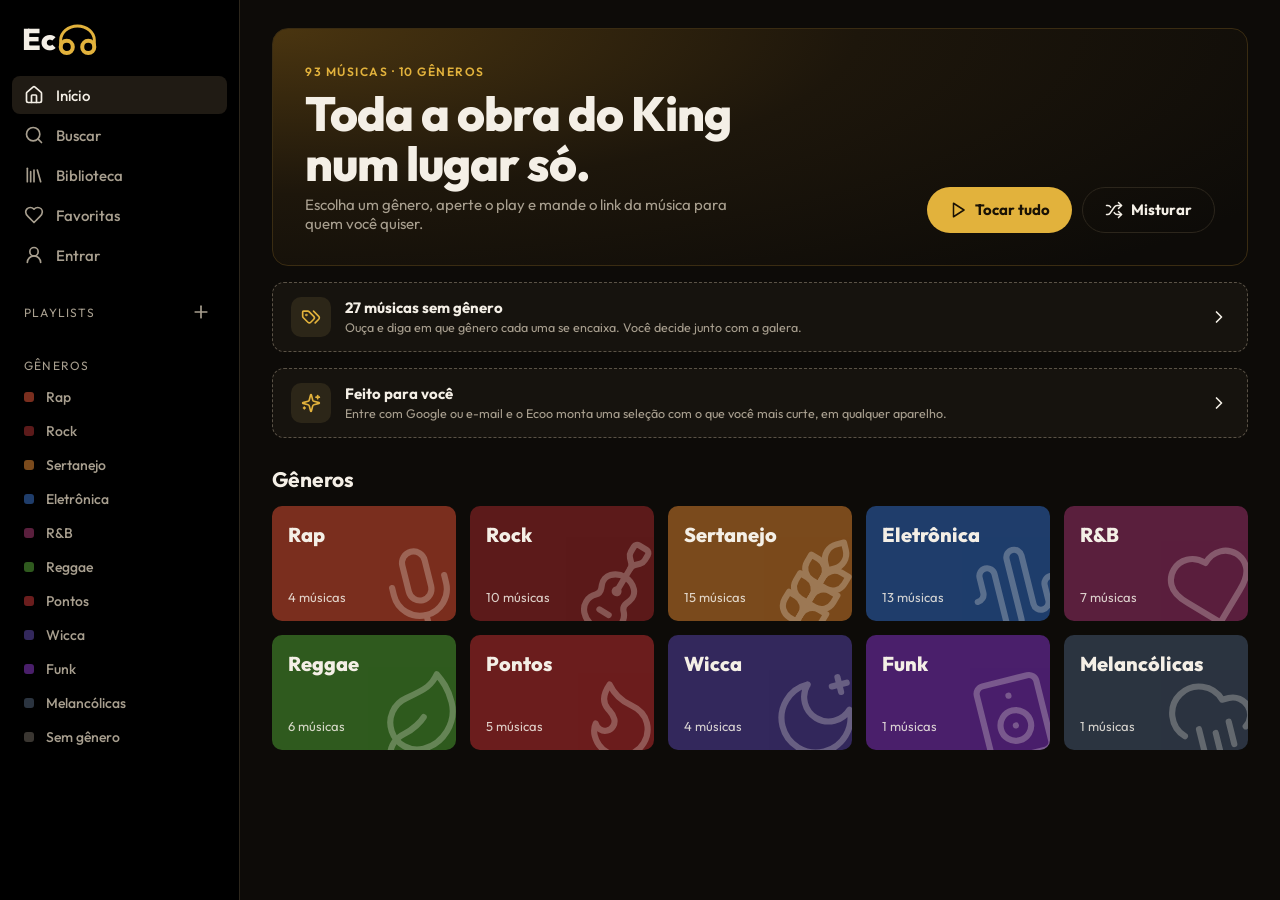
<file: index.html>
<!doctype html>
<html lang="pt-BR">
<head>
<meta charset="utf-8">
<meta name="viewport" content="width=device-width, initial-scale=1, viewport-fit=cover">
<title>Ecoo</title>
<script>
// modo TV: ?tv=1 liga (fica lembrado), ?tv=0 desliga; TVs conhecidas ligam sozinhas
(function () {
  var q = new URLSearchParams(location.search).get('tv'), tv = false;
  try { if (q === '1') localStorage.setItem('trono.tv', '1'); if (q === '0') localStorage.removeItem('trono.tv'); tv = localStorage.getItem('trono.tv') === '1'; } catch (e) {}
  if (q === null && /Android TV|GoogleTV|AFT[A-Z]|SmartTV|SMART-TV|BRAVIA|NETTV|Philips|TPM\d|; TV\)|Tizen|Web0S/i.test(navigator.userAgent)) tv = true;
  if (tv) document.documentElement.classList.add('tv');
})();
</script>
<meta name="description" content="As músicas do King, separadas por gênero, para ouvir e compartilhar.">
<meta name="theme-color" content="#0d0b08">
<!-- previa do link no WhatsApp, Instagram e redes -->
<meta property="og:type" content="website">
<meta property="og:site_name" content="Ecoo">
<meta property="og:title" content="Ecoo · as músicas do King">
<meta property="og:description" content="Ouça por gênero, monte suas playlists e mande para os amigos.">
<meta property="og:url" content="https://firstking1995.github.io/ecoo/">
<meta property="og:image" content="https://firstking1995.github.io/ecoo/og.jpg">
<meta property="og:image:width" content="1200">
<meta property="og:image:height" content="630">
<meta property="og:locale" content="pt_BR">
<meta name="twitter:card" content="summary_large_image">
<link rel="manifest" href="manifest.webmanifest">
<link rel="icon" href="icone.svg" type="image/svg+xml">
<link rel="apple-touch-icon" href="icone-192.png">
<link rel="preconnect" href="https://fonts.googleapis.com">
<link rel="preconnect" href="https://fonts.gstatic.com" crossorigin>
<link href="https://fonts.googleapis.com/css2?family=Outfit:wght@400;500;600;700;800&display=swap" rel="stylesheet">
<link rel="stylesheet" href="estilo.css?v=15">
</head>
<body>
<div class="app">
  <aside class="lateral">
    <a class="marca" aria-label="Ecoo" href="#/">Ec<img class="marca-oo" src="logo-oo.svg" alt="oo"></a>
    <nav class="menu">
      <a href="#/" data-rota="inicio"><i data-lucide="house"></i>Início</a>
      <a href="#/buscar" data-rota="buscar"><i data-lucide="search"></i>Buscar</a>
      <a href="#/biblioteca" data-rota="biblioteca"><i data-lucide="library"></i>Biblioteca</a>
      <a href="#/favoritas" data-rota="favoritas"><i data-lucide="heart"></i>Favoritas</a>
      <a href="#/voce" data-rota="voce"><i data-lucide="user-round"></i><span data-conta-nome>Entrar</span></a>
    </nav>
    <div class="menu-titulo menu-titulo-acao">Playlists<button class="ico" id="novaListaLateral" aria-label="Nova playlist" title="Nova playlist"><i data-lucide="plus"></i></button></div>
    <nav class="menu listas-menu" id="listasMenu"></nav>
    <div class="menu-titulo">Gêneros</div>
    <nav class="menu generos-menu" id="generosMenu"></nav>
  </aside>

  <main class="conteudo" id="conteudo" tabindex="-1"></main>

  <nav class="abas">
    <a href="#/" data-rota="inicio"><i data-lucide="house"></i><span>Início</span></a>
    <a href="#/buscar" data-rota="buscar"><i data-lucide="search"></i><span>Buscar</span></a>
    <a href="#/biblioteca" data-rota="biblioteca"><i data-lucide="library"></i><span>Biblioteca</span></a>
    <a href="#/voce" data-rota="voce"><i data-lucide="user-round"></i><span data-conta-nome>Entrar</span></a>
  </nav>

  <footer class="player" id="player" hidden>
    <button class="p-info" id="pInfo" aria-label="Abrir player">
      <span class="capa p-capa" id="pCapa"></span>
      <span class="p-textos"><strong id="pTitulo"></strong><small id="pArtista"></small></span>
    </button>
    <div class="p-centro">
      <div class="p-botoes">
        <button class="ico" id="bAleatorio" aria-label="Aleatório"><i data-lucide="shuffle"></i></button>
        <button class="ico" id="bAnterior" aria-label="Anterior"><i data-lucide="skip-back"></i></button>
        <button class="ico play" id="bPlay" aria-label="Tocar"><i data-lucide="play"></i></button>
        <button class="ico" id="bProxima" aria-label="Próxima"><i data-lucide="skip-forward"></i></button>
        <button class="ico" id="bRepetir" aria-label="Repetir"><i data-lucide="repeat"></i></button>
      </div>
      <div class="p-barra">
        <span id="tAtual">0:00</span>
        <input type="range" id="progresso" min="0" max="1000" value="0" aria-label="Posição da música">
        <span id="tTotal">0:00</span>
      </div>
    </div>
    <div class="p-direita">
      <button class="ico" id="bGenero" aria-label="Votar no gênero" title="Votar no gênero" hidden><i data-lucide="tag"></i></button>
      <button class="ico" id="bFav" aria-label="Favoritar"><i data-lucide="heart"></i></button>
      <button class="ico on" id="bTimer" aria-label="Timer para dormir ligado" hidden><i data-lucide="moon"></i></button>
      <button class="ico" id="bLetra" aria-label="Letra" title="Letra" hidden><i data-lucide="mic-vocal"></i></button>
      <button class="ico" id="bFila" aria-label="Fila" title="Fila"><i data-lucide="list-music"></i></button>
      <button class="ico" id="bMais" aria-label="Mais opções" title="Mais opções"><i data-lucide="ellipsis"></i></button>
      <i data-lucide="volume-2" class="vol-ico"></i>
      <input type="range" id="volume" min="0" max="100" value="90" aria-label="Volume">
    </div>
    <button class="ico p-play-mini" id="bPlayMini" aria-label="Tocar"><i data-lucide="play"></i></button>
    <div class="p-mini-barra"><span id="miniBarra"></span></div>
  </footer>
</div>

<div class="tela-cheia" id="telaCheia" hidden>
  <div class="tc-topo">
    <button class="ico" id="tcFechar" aria-label="Fechar"><i data-lucide="chevron-down"></i></button>
    <span id="tcGenero"></span>
    <button class="ico" id="tcCompartilhar" aria-label="Compartilhar"><i data-lucide="share-2"></i></button>
  </div>
  <div class="capa tc-capa" id="tcCapa"></div>
  <div class="letra-caixa tc-letra" data-letra-caixa></div>
  <div class="tc-linha">
    <div><h2 id="tcTitulo"></h2><p id="tcArtista"></p></div>
    <div class="tc-acoes">
      <button class="ico" id="tcVotar" aria-label="Votar no gênero" hidden><i data-lucide="tag"></i></button>
      <button class="ico on" id="tcTimer" aria-label="Timer para dormir ligado" hidden><i data-lucide="moon"></i></button>
      <button class="ico" id="tcLetra" aria-label="Letra" hidden><i data-lucide="mic-vocal"></i></button>
      <button class="ico" id="tcFav" aria-label="Favoritar"><i data-lucide="heart"></i></button>
      <button class="ico" id="tcMais" aria-label="Mais opções"><i data-lucide="ellipsis"></i></button>
    </div>
  </div>
  <input type="range" id="tcProgresso" min="0" max="1000" value="0" aria-label="Posição da música">
  <div class="tc-tempos"><span id="tcAtual">0:00</span><span id="tcTotal">0:00</span></div>
  <div class="tc-botoes">
    <button class="ico" id="tcAleatorio" aria-label="Aleatório"><i data-lucide="shuffle"></i></button>
    <button class="ico grande" id="tcAnterior" aria-label="Anterior"><i data-lucide="skip-back"></i></button>
    <button class="ico play enorme" id="tcPlay" aria-label="Tocar"><i data-lucide="play"></i></button>
    <button class="ico grande" id="tcProxima" aria-label="Próxima"><i data-lucide="skip-forward"></i></button>
    <button class="ico" id="tcRepetir" aria-label="Repetir"><i data-lucide="repeat"></i></button>
  </div>
</div>

<div class="voto" id="voto" hidden>
  <div class="voto-caixa" role="dialog" aria-modal="true" aria-labelledby="votoTitulo">
    <div class="voto-topo">
      <h3 id="votoTitulo"></h3>
      <button class="ico" id="votoFechar" aria-label="Fechar"><i data-lucide="x"></i></button>
    </div>
    <p id="votoInfo"></p>
    <div class="voto-opcoes" id="votoOpcoes"></div>
    <button class="btn btn-borda" id="votoTirar" hidden><i data-lucide="undo-2"></i>Tirar meu voto</button>
  </div>
</div>

<div class="voto dica" id="dica" hidden>
  <div class="voto-caixa" role="dialog" aria-modal="true" aria-labelledby="dicaTitulo">
    <div class="voto-topo">
      <span class="dica-ico"><i data-lucide="moon"></i></span>
      <button class="ico" id="dicaFechar" aria-label="Fechar"><i data-lucide="x"></i></button>
    </div>
    <h3 id="dicaTitulo"></h3>
    <p id="dicaTexto"></p>
    <div class="acoes">
      <button class="btn btn-ouro" id="dicaContinuar"><i data-lucide="play"></i>Continuar ouvindo</button>
      <button class="btn btn-borda" id="dicaExtra" hidden><i data-lucide="copy"></i><span></span></button>
    </div>
  </div>
</div>

<div class="voto menu-musica" id="menu" hidden>
  <div class="voto-caixa" role="dialog" aria-modal="true" aria-label="Opções da música">
    <div class="voto-topo"><div class="menu-cab" id="menuCab"></div><button class="ico" id="menuFechar" aria-label="Fechar"><i data-lucide="x"></i></button></div>
    <div class="menu-itens" id="menuItens"></div>
  </div>
</div>

<div class="voto" id="campo" hidden>
  <form class="voto-caixa" id="campoForm" role="dialog" aria-modal="true" aria-labelledby="campoTitulo">
    <div class="voto-topo"><h3 id="campoTitulo"></h3><button class="ico" type="button" id="campoFechar" aria-label="Fechar"><i data-lucide="x"></i></button></div>
    <input class="campo-texto" id="campoTexto" maxlength="60" autocomplete="off" placeholder="Nome da playlist">
    <div class="acoes"><button class="btn btn-ouro" id="campoOk" type="submit"><i data-lucide="check"></i><span>Salvar</span></button></div>
  </form>
</div>

<div class="aviso" id="aviso" role="status" aria-live="polite"></div>
<audio id="audio" preload="auto"></audio>
<script src="icones.js?v=15"></script>
<script src="config.js?v=15"></script>
<script src="app.js?v=15"></script>
<script src="biblioteca.js?v=15"></script>
<script src="letra.js?v=15"></script>
<script src="vetores.js?v=15"></script>
<script src="visual.js?v=15"></script>
<script src="mundo.js?v=15"></script>
<script src="tv.js?v=15"></script>
</body>
</html>
</file>
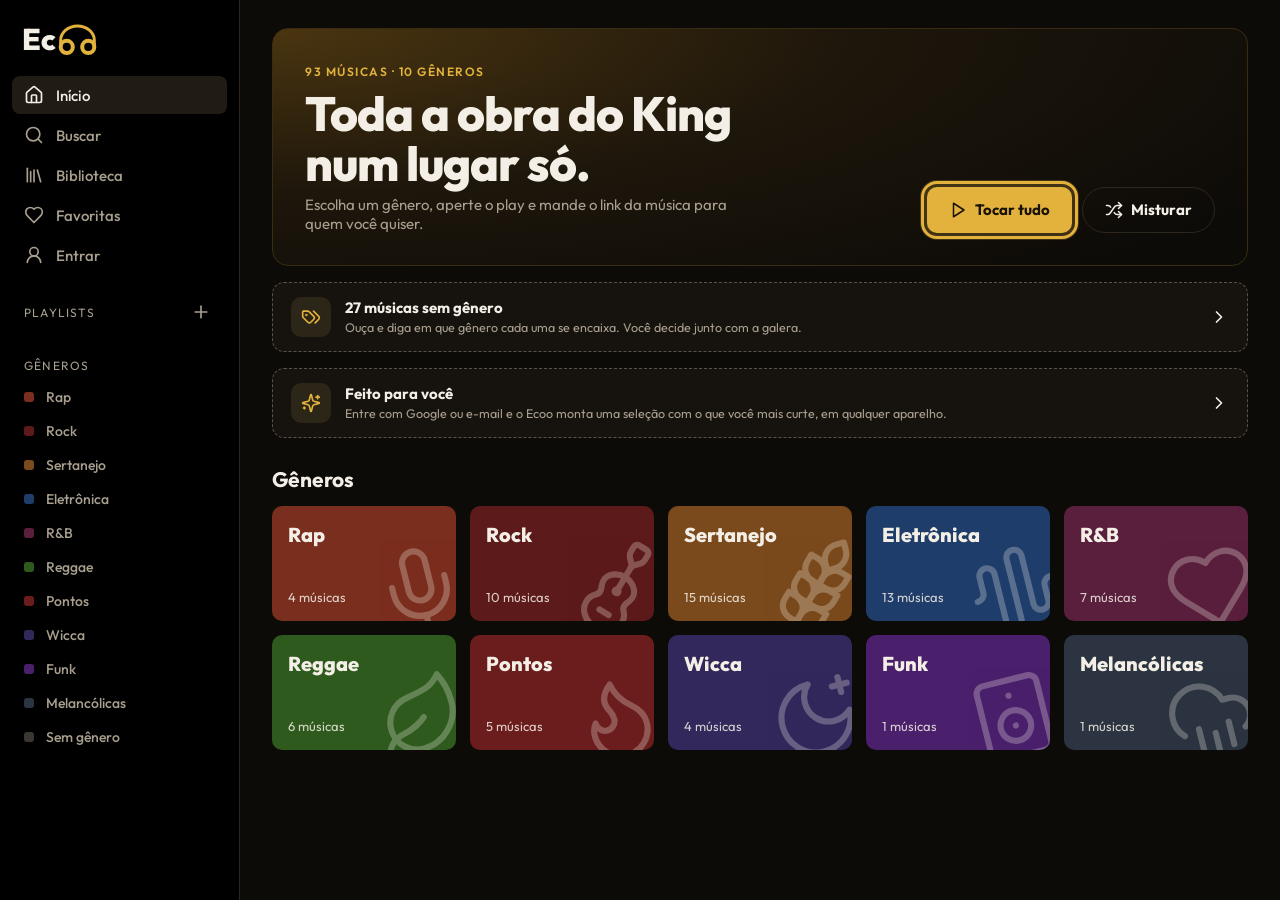
<file: tv/index.html>
<!doctype html>
<html lang="pt-BR">
<head>
<meta charset="utf-8">
<title>Ecoo na TV</title>
<meta name="robots" content="noindex">
<meta http-equiv="refresh" content="0; url=../?tv=1">
<script>location.replace('../?tv=1');</script>
</head>
<body style="background:#0d0b08;color:#f4efe6;font-family:sans-serif;display:grid;place-items:center;height:100vh;margin:0">
<p>Abrindo o Ecoo no modo TV...</p>
</body>
</html>
</file>
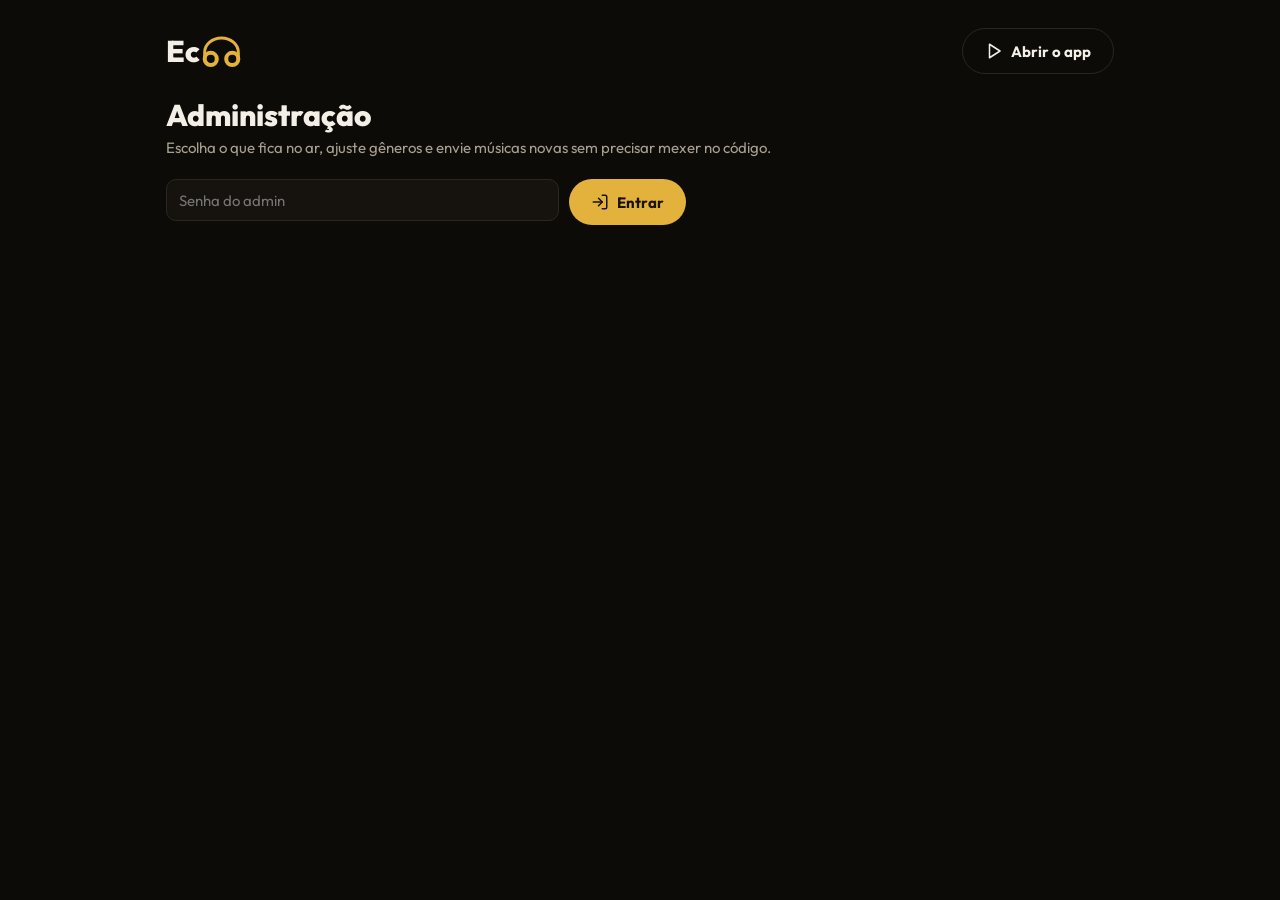
<file: admin.html>
<!doctype html>
<html lang="pt-BR">
<head>
<meta charset="utf-8">
<meta name="viewport" content="width=device-width, initial-scale=1">
<meta name="robots" content="noindex">
<title>Ecoo Admin</title>
<link rel="icon" href="icone.svg" type="image/svg+xml">
<link rel="preconnect" href="https://fonts.googleapis.com">
<link rel="preconnect" href="https://fonts.gstatic.com" crossorigin>
<link href="https://fonts.googleapis.com/css2?family=Outfit:wght@400;500;600;700;800&display=swap" rel="stylesheet">
<link rel="stylesheet" href="estilo.css?v=12">
<style>
  body { overflow: auto; }
  [hidden] { display: none !important; }
  .adm { max-width: 980px; margin: 0 auto; padding: 28px 16px 80px; }
  .adm-topo { display: flex; justify-content: space-between; align-items: center; gap: 12px; }
  .adm-topo .marca { padding: 0; }
  .adm h1 { margin: 22px 0 4px; font-size: 30px; font-weight: 800; }
  .sub { color: var(--texto-2); margin: 0 0 22px; }
  .campo, select, .entrar input {
    height: 42px; border-radius: 10px; border: 1px solid var(--linha); background: var(--painel);
    color: var(--texto); font: inherit; padding: 0 12px; min-width: 0;
  }
  .campo:focus, select:focus, .entrar input:focus { outline: none; border-color: var(--ouro); }
  .entrar { display: flex; gap: 10px; flex-wrap: wrap; max-width: 520px; }
  .entrar input { flex: 1; min-width: 200px; }
  .msg { margin-top: 12px; color: var(--ouro); min-height: 22px; font-weight: 500; }
  .msg.erro { color: #ff8a7a; }

  .abas-adm { display: flex; gap: 6px; border-bottom: 1px solid var(--linha); margin: 6px 0 18px; }
  .abas-adm button { display: inline-flex; align-items: center; gap: 8px; padding: 12px 14px; color: var(--texto-2); font-weight: 600; border-bottom: 2px solid transparent; margin-bottom: -1px; }
  .abas-adm button.on { color: var(--texto); border-color: var(--ouro); }

  .resumo { display: grid; grid-template-columns: repeat(auto-fit, minmax(140px, 1fr)); gap: 10px; margin-bottom: 18px; }
  .resumo div { background: var(--painel); border: 1px solid var(--linha); border-radius: 12px; padding: 12px 16px; }
  .resumo strong { font-size: 24px; display: block; }
  .resumo span { color: var(--texto-2); font-size: 13px; }

  .filtros { display: flex; gap: 10px; flex-wrap: wrap; margin-bottom: 12px; }
  .filtros .campo { flex: 1; min-width: 200px; }
  .linha {
    display: grid; grid-template-columns: 44px minmax(0, 1fr) 190px 52px; gap: 12px; align-items: center;
    padding: 10px 6px; border-bottom: 1px solid var(--linha);
  }
  .linha.off { opacity: .5; }
  .linha .capa { width: 44px; height: 44px; border-radius: 6px; }
  .linha .nome strong { display: block; white-space: nowrap; overflow: hidden; text-overflow: ellipsis; }
  .linha .nome small { color: var(--texto-2); font-size: 13px; display: block; }
  .linha .nome .tag { display: inline-block; font-size: 11px; font-weight: 700; color: var(--ouro); border: 1px solid #5a4a20; border-radius: 999px; padding: 0 7px; margin-left: 6px; vertical-align: 2px; }
  .linha .mini { display: inline-flex; flex-wrap: wrap; align-items: center; gap: 2px; margin-top: 2px; }
  .linha .mini .sel-cena { height: 26px; font-size: 12px; padding: 0 6px; border-radius: 6px; width: auto; color: var(--texto-2); background: var(--painel); }
  .linha .mini button { font-size: 12px; color: var(--texto-2); padding: 2px 6px; border-radius: 6px; display: inline-flex; align-items: center; gap: 4px; }
  .linha .mini button:hover { color: var(--texto); background: var(--painel-2); }
  .linha .mini svg.lucide { width: 13px; height: 13px; }
  .linha select { width: 100%; height: 36px; font-size: 14px; }

  .chave { position: relative; width: 46px; height: 26px; border-radius: 999px; background: #3a342b; transition: background .15s; }
  .chave::after { content: ''; position: absolute; top: 3px; left: 3px; width: 20px; height: 20px; border-radius: 50%; background: #cfc6b6; transition: transform .15s; }
  .chave.on { background: var(--ouro); }
  .chave.on::after { transform: translateX(20px); background: #1a1205; }

  .soltar {
    display: flex; flex-direction: column; align-items: center; gap: 8px; text-align: center; cursor: pointer;
    border: 2px dashed #5a5246; border-radius: 14px; padding: 34px 16px; color: var(--texto-2);
  }
  .soltar.sobre, .soltar:hover { border-color: var(--ouro); color: var(--texto); }
  .soltar svg.lucide { width: 36px; height: 36px; color: var(--ouro); }
  .soltar strong { color: var(--texto); font-size: 17px; }
  .envio { display: grid; grid-template-columns: 56px minmax(0, 1fr) minmax(0, 1fr) 170px 36px; gap: 10px; align-items: center; padding: 12px 0; border-bottom: 1px solid var(--linha); }
  .envio .capa-sel { width: 56px; height: 56px; border-radius: 8px; background: var(--painel-2) center/cover; display: grid; place-items: center; color: var(--texto-2); cursor: pointer; border: 1px dashed #5a5246; }
  .envio .capa-sel.tem { border: 0; }
  .envio .capa-sel.tem svg { display: none; }
  .envio small { grid-column: 2 / -1; color: var(--texto-2); font-size: 12px; margin-top: -4px; }
  .envio.feito { opacity: .55; }
  .envio .estado { font-weight: 600; }
  .envio .estado.ok { color: #7fd38a; } .envio .estado.erro { color: #ff8a7a; }
  .rodape-envio { display: flex; justify-content: space-between; align-items: center; gap: 12px; flex-wrap: wrap; margin-top: 16px; }
  .rodape-envio p { color: var(--texto-2); font-size: 13px; margin: 0; max-width: 56ch; }
  .vazio-lista { color: var(--texto-2); padding: 30px 0; text-align: center; }

  @media (max-width: 720px) {
    .linha { grid-template-columns: 44px minmax(0, 1fr) 52px; }
    .linha select { grid-column: 2 / 3; grid-row: 2; }
    .envio { grid-template-columns: 56px minmax(0, 1fr) 36px; }
    .envio .t, .envio .a, .envio select { grid-column: 2 / 3; }
    .envio .capa-sel { grid-row: span 3; align-self: start; }
    .envio .rem { grid-column: 3; grid-row: 1; }
    .envio small { grid-column: 1 / -1; margin-top: 0; }
  }
</style>
</head>
<body>
<div class="adm">
  <div class="adm-topo">
    <a class="marca" aria-label="Ecoo" href="./">Ec<img class="marca-oo" src="logo-oo.svg" alt="oo"></a>
    <a class="btn btn-borda" href="./"><i data-lucide="play"></i>Abrir o app</a>
  </div>
  <h1>Administração</h1>
  <p class="sub">Escolha o que fica no ar, ajuste gêneros e envie músicas novas sem precisar mexer no código.</p>

  <form class="entrar" id="entrar">
    <input type="password" id="senha" placeholder="Senha do admin" autocomplete="current-password" required>
    <button class="btn btn-ouro" type="submit"><i data-lucide="log-in"></i>Entrar</button>
  </form>
  <div class="msg" id="msg" role="status" aria-live="polite"></div>

  <div id="painel" hidden>
    <nav class="abas-adm">
      <button class="on" data-aba="musicas"><i data-lucide="list-music"></i>Músicas</button>
      <button data-aba="enviar"><i data-lucide="upload"></i>Enviar músicas</button>
    </nav>

    <section id="aba-musicas">
      <div class="resumo" id="resumo"></div>
      <div class="filtros">
        <input class="campo" id="filtroTexto" type="search" placeholder="Buscar música, artista ou gênero">
        <select id="filtroTipo">
          <option value="todas">Todas</option>
          <option value="ativas">Só ativas</option>
          <option value="inativas">Só desativadas</option>
          <option value="enviadas">Enviadas pelo admin</option>
          <option value="sem">Sem gênero</option>
        </select>
        <button class="btn btn-borda" id="ligarFiltro"><i data-lucide="eye"></i>Ativar as filtradas</button>
        <button class="btn btn-borda" id="desligarFiltro"><i data-lucide="eye-off"></i>Desativar as filtradas</button>
      </div>
      <div id="lista"></div>
    </section>

    <section id="aba-enviar" hidden>
      <label class="soltar" id="soltar">
        <i data-lucide="cloud-upload"></i>
        <strong>Arraste as músicas aqui ou clique para escolher</strong>
        <span>MP3, M4A, WAV ou OGG, até 30 MB cada. Vão para a pasta "Ecoo - Musicas" do seu Google Drive.</span>
        <input type="file" id="arquivos" accept="audio/*" multiple hidden>
      </label>
      <div id="fila"></div>
      <div class="rodape-envio" id="rodapeEnvio" hidden>
        <p>Sem gênero escolhido, a música entra em "Sem gênero" e os ouvintes votam. A capa é opcional: clique no quadrado para escolher uma imagem.</p>
        <button class="btn btn-ouro" id="enviarTudo"><i data-lucide="send"></i>Enviar</button>
      </div>
    </section>
  </div>
</div>
<input type="file" id="capaArquivo" accept="image/*" hidden>

<script src="icones.js?v=12"></script>
<script src="config.js?v=12"></script>
<script>
const API = window.TRONO_API, $ = s => document.querySelector(s);
const SEM = 'Sem gênero', LIMITE = 30 * 1024 * 1024;
const esc = s => String(s).replace(/[&<>"']/g, c => ({ '&': '&amp;', '<': '&lt;', '>': '&gt;', '"': '&quot;', "'": '&#39;' }[c]));
const tempo = s => { s = Math.round(s || 0); return Math.floor(s / 60) + ':' + String(s % 60).padStart(2, '0'); };
const icones = () => window.lucide && lucide.createIcons();
let senha = '', base = [], est = null, fila = [];
icones();

function msg(t, erro) { const m = $('#msg'); m.textContent = t || ''; m.classList.toggle('erro', !!erro); }
if (!API) msg('O servidor ainda não foi ligado (config.js sem TRONO_API).', true);
try { const s = sessionStorage.getItem('trono.adm'); if (s) $('#senha').value = s; } catch {}

async function post(corpo) {
  const r = await fetch(API, { method: 'POST', body: JSON.stringify({ senha, ...corpo }) });
  const d = await r.json();
  if (!d.ok) throw new Error(d.erro || 'Não deu certo.');
  return d;
}
async function acao(corpo, ok) {
  msg('Salvando...');
  try { est = await post(corpo); msg(ok || 'Salvo.'); desenhar(); return true; }
  catch (e) { msg(e.message === 'Failed to fetch' ? 'Sem conexão com o servidor.' : e.message, true); return false; }
}

$('#entrar').addEventListener('submit', async e => {
  e.preventDefault();
  if (!API) return;
  senha = $('#senha').value.trim(); msg('Conferindo...');
  try {
    [est, base] = await Promise.all([post({ acao: 'entrar' }), fetch('dados/musicas.json').then(r => r.json())]);
    try { sessionStorage.setItem('trono.adm', senha); } catch {}
    $('#entrar').hidden = true; msg(''); $('#painel').hidden = false; desenhar();
  } catch (err) {
    msg(/Failed to fetch|JSON/.test(err.message) ? 'O servidor não respondeu. Se você acabou de atualizar, rode configurar() no editor do Apps Script de novo.' : err.message, true);
  }
});

document.querySelectorAll('[data-aba]').forEach(b => b.addEventListener('click', () => {
  document.querySelectorAll('[data-aba]').forEach(x => x.classList.toggle('on', x === b));
  $('#aba-musicas').hidden = b.dataset.aba !== 'musicas';
  $('#aba-enviar').hidden = b.dataset.aba !== 'enviar';
}));

// ---------- Lista de musicas ----------
function todas() {
  const fora = new Set(est.inativas);
  return [...base, ...est.enviadas].map(m => {
    const v = Object.entries(est.votos[m.id] || {}).sort((a, b) => b[1] - a[1]);
    return { ...m, ativa: !fora.has(m.id), fixo: est.fixos[m.id] || '', votosTxt: v.map(([g, n]) => `${g} ${n}`).join(', ') };
  });
}
function filtradas() {
  const n = s => s.normalize('NFD').replace(/[̀-ͯ]/g, '').toLowerCase();
  const q = n($('#filtroTexto').value.trim()), tipo = $('#filtroTipo').value;
  return todas().filter(m => {
    if (tipo === 'ativas' && !m.ativa) return false;
    if (tipo === 'inativas' && m.ativa) return false;
    if (tipo === 'enviadas' && !m.enviada) return false;
    if (tipo === 'sem' && (m.genero !== SEM || m.fixo)) return false;
    return !q || n(`${m.titulo} ${m.artista} ${m.fixo || m.genero}`).includes(q);
  });
}
function desenhar() {
  const t = todas();
  $('#resumo').innerHTML = `
    <div><strong>${t.filter(m => m.ativa).length}</strong><span>no ar</span></div>
    <div><strong>${t.filter(m => !m.ativa).length}</strong><span>desativadas</span></div>
    <div><strong>${est.enviadas.length}</strong><span>enviadas pelo admin</span></div>
    <div><strong>${Object.values(est.votos).reduce((s, v) => s + Object.values(v).reduce((a, b) => a + b, 0), 0)}</strong><span>votos de gênero</span></div>`;
  const lista = filtradas();
  if (!lista.length) { $('#lista').innerHTML = '<div class="vazio-lista">Nenhuma música com esse filtro.</div>'; return; }
  $('#lista').innerHTML = lista.map(m => {
    const capa = m.capa ? `<span class="capa com-img" style="--img:url('${esc(m.capa)}')"></span>` : `<span class="capa" style="--cor:#2c261c"><i data-lucide="music"></i></span>`;
    const ops = `<option value="">${m.genero === SEM ? 'Sem gênero (ouvintes votam)' : 'Padrão: ' + esc(m.genero)}</option>` +
      est.generos.map(g => `<option ${g === m.fixo ? 'selected' : ''}>${esc(g)}</option>`).join('');
    return `<div class="linha ${m.ativa ? '' : 'off'}" data-id="${esc(m.id)}">
      ${capa}
      <div class="nome"><strong>${esc(m.titulo)}${m.enviada ? '<span class="tag">enviada</span>' : ''}</strong>
        <small>${esc(m.artista)} · ${tempo(m.dur)}${m.votosTxt ? ' · votos: ' + esc(m.votosTxt) : ''}</small>
        <span class="mini">
          <button data-ouvir="${esc(m.id)}"><i data-lucide="headphones"></i>Ouvir</button>
          <button data-letra="${esc(m.id)}"><i data-lucide="mic-vocal"></i>${(est.letras || {})[m.id] ? 'Letra revisada' : m.letra ? 'Letra da IA' : 'Sem letra'}</button>
          ${m.enviada ? `<button data-renomear="${esc(m.id)}"><i data-lucide="pencil"></i>Renomear</button>
          <button data-apagar="${esc(m.id)}"><i data-lucide="trash-2"></i>Apagar</button>` : ''}
        </span></div>
      <select data-genero="${esc(m.id)}" aria-label="Gênero de ${esc(m.titulo)}">${ops}</select>
      <button class="chave ${m.ativa ? 'on' : ''}" data-ativar="${esc(m.id)}" role="switch" aria-checked="${m.ativa}" aria-label="${m.ativa ? 'Desativar' : 'Ativar'} ${esc(m.titulo)}"></button>
    </div>`;
  }).join('');
  icones();
}
$('#filtroTexto').addEventListener('input', desenhar);
$('#filtroTipo').addEventListener('change', desenhar);
$('#ligarFiltro').addEventListener('click', () => emMassa(true));
$('#desligarFiltro').addEventListener('click', () => emMassa(false));
function emMassa(ativa) {
  const ids = filtradas().filter(m => m.ativa !== ativa).map(m => m.id);
  if (!ids.length) return msg(ativa ? 'Todas as filtradas já estão no ar.' : 'Todas as filtradas já estão desativadas.');
  if (!confirm(`${ativa ? 'Ativar' : 'Desativar'} ${ids.length} música${ids.length > 1 ? 's' : ''}?`)) return;
  acao({ acao: 'ativar', ids, ativa }, `${ids.length} música${ids.length > 1 ? 's' : ''} ${ativa ? 'no ar' : 'fora do ar'}.`);
}
const player = new Audio();
$('#lista').addEventListener('click', e => {
  const b = e.target.closest('button'); if (!b) return;
  const m = todas().find(x => x.id === (b.dataset.ativar || b.dataset.ouvir || b.dataset.renomear || b.dataset.apagar));
  if (!m) return;
  if (b.dataset.ativar) acao({ acao: 'ativar', id: m.id, ativa: !m.ativa }, m.ativa ? `${m.titulo} saiu do ar.` : `${m.titulo} voltou ao ar.`);
  if (b.dataset.ouvir) {
    if (player.dataset.id === m.id && !player.paused) { player.pause(); return msg(''); }
    player.dataset.id = m.id;
    if (m.enviada) {
      // musicas do Drive vem pelo servidor (o Drive nao deixa tocar direto aqui)
      msg('Carregando ' + m.titulo + '...');
      player.play().catch(() => {}); // destrava o audio no toque (iPhone)
      fetch(API + '?audio=' + encodeURIComponent(m.id)).then(r => r.json()).then(d => {
        if (!d.ok) throw 0;
        const bin = atob(d.dados), bytes = new Uint8Array(bin.length);
        for (let i = 0; i < bin.length; i++) bytes[i] = bin.charCodeAt(i);
        player.src = URL.createObjectURL(new Blob([bytes], { type: d.mime }));
        return player.play();
      }).then(() => msg('Tocando ' + m.titulo + '. Clique em Ouvir de novo para parar.')).catch(() => msg('Não consegui tocar essa música.', true));
      return;
    }
    player.src = m.audio; player.play().then(() => msg('Tocando ' + m.titulo + '. Clique em Ouvir de novo para parar.')).catch(() => msg('Não consegui tocar essa música.', true));
  }
  if (b.dataset.renomear) {
    const titulo = prompt('Nome da música', m.titulo); if (titulo === null) return;
    const artista = prompt('Artista', m.artista); if (artista === null) return;
    acao({ acao: 'editar', id: m.id, titulo, artista });
  }
  if (b.dataset.apagar && confirm(`Apagar "${m.titulo}"? O arquivo vai para a lixeira do seu Google Drive.`)) acao({ acao: 'apagar', id: m.id }, 'Música apagada.');
});
$('#lista').addEventListener('change', e => {
  const s = e.target.closest('select[data-genero]'); if (!s) return;
  acao({ acao: 'fixar', id: s.dataset.genero, genero: s.value }, s.value ? 'Gênero travado em ' + s.value + '.' : 'Gênero voltou ao padrão.');
});

// ---------- Envio ----------
const soltar = $('#soltar');
$('#arquivos').addEventListener('change', e => { adicionar(e.target.files); e.target.value = ''; });
['dragover', 'dragenter'].forEach(t => soltar.addEventListener(t, e => { e.preventDefault(); soltar.classList.add('sobre'); }));
['dragleave', 'drop'].forEach(t => soltar.addEventListener(t, () => soltar.classList.remove('sobre')));
soltar.addEventListener('drop', e => { e.preventDefault(); adicionar(e.dataTransfer.files); });

function nomeBonito(arq) {
  let t = arq.replace(/\.[a-z0-9]+$/i, '').replace(/[_]+/g, ' ').replace(/\s*\(\d+\)$/, '').replace(/\s+/g, ' ').trim();
  if (t === t.toUpperCase() && t.length > 3) t = t.charAt(0) + t.slice(1).toLowerCase();
  return t.charAt(0).toUpperCase() + t.slice(1);
}
function duracao(file) {
  return new Promise(res => {
    const a = new Audio(), url = URL.createObjectURL(file);
    a.preload = 'metadata';
    a.onloadedmetadata = () => { URL.revokeObjectURL(url); res(isFinite(a.duration) ? a.duration : 0); };
    a.onerror = () => { URL.revokeObjectURL(url); res(-1); };
    a.src = url;
  });
}
async function adicionar(files) {
  for (const f of files) {
    const item = { f, titulo: nomeBonito(f.name), artista: 'King', genero: '', capa: null, estado: '', dur: 0 };
    if (!/^audio\//.test(f.type)) item.estado = 'erro:Não é um arquivo de áudio.';
    else if (f.size > LIMITE) item.estado = 'erro:Maior que 30 MB.';
    else {
      item.dur = await duracao(f);
      if (item.dur < 0) item.estado = 'erro:O navegador não conseguiu ler esse áudio.';
    }
    fila.push(item);
  }
  desenharFila();
}
const livre = i => !i.estado || i.estado.startsWith('falhou');
function desenharFila() {
  $('#rodapeEnvio').hidden = !fila.some(livre);
  const ops = g => `<option value="">Sem gênero (ouvintes votam)</option>` + (est ? est.generos : []).map(x => `<option ${x === g ? 'selected' : ''}>${esc(x)}</option>`).join('');
  $('#fila').innerHTML = fila.map((i, n) => {
    const [tipo, texto] = i.estado.split(/:(.*)/);
    const info = tipo === 'erro' || tipo === 'falhou' ? `<span class="estado erro">${esc(texto)}${tipo === 'falhou' ? ' Clique em Enviar para tentar de novo.' : ''}</span>` : tipo === 'ok' ? '<span class="estado ok">Enviada e no ar.</span>'
      : tipo === 'enviando' ? '<span class="estado">Enviando...</span>' : `${esc(i.f.name)} · ${(i.f.size / 1048576).toFixed(1)} MB · ${tempo(i.dur)}`;
    const trava = livre(i) ? '' : 'disabled';
    return `<div class="envio ${tipo === 'ok' ? 'feito' : ''}" data-n="${n}">
      <span class="capa-sel ${i.capa ? 'tem' : ''}" data-capa="${n}" title="Escolher capa" style="${i.capa ? `background-image:url(data:image/jpeg;base64,${i.capa})` : ''}"><i data-lucide="image-plus"></i></span>
      <input class="campo t" data-campo="titulo" value="${esc(i.titulo)}" placeholder="Nome da música" maxlength="80" ${trava}>
      <input class="campo a" data-campo="artista" value="${esc(i.artista)}" placeholder="Artista" maxlength="60" ${trava}>
      <select data-campo="genero" ${trava}>${ops(i.genero)}</select>
      <button class="ico rem" data-tirar="${n}" aria-label="Tirar da lista"><i data-lucide="x"></i></button>
      <small>${info}</small>
    </div>`;
  }).join('');
  icones();
}
$('#fila').addEventListener('input', e => {
  const c = e.target.dataset.campo; if (!c) return;
  fila[+e.target.closest('.envio').dataset.n][c] = e.target.value;
});
$('#fila').addEventListener('change', e => {
  const c = e.target.dataset.campo; if (!c) return;
  fila[+e.target.closest('.envio').dataset.n][c] = e.target.value;
});
let capaAlvo = -1;
$('#fila').addEventListener('click', e => {
  const t = e.target.closest('[data-tirar]');
  if (t) { fila.splice(+t.dataset.tirar, 1); return desenharFila(); }
  const c = e.target.closest('[data-capa]');
  if (c && livre(fila[+c.dataset.capa])) { capaAlvo = +c.dataset.capa; $('#capaArquivo').click(); }
});
$('#capaArquivo').addEventListener('change', async e => {
  const f = e.target.files[0]; e.target.value = '';
  if (!f || capaAlvo < 0) return;
  try { fila[capaAlvo].capa = await reduzirCapa(f); desenharFila(); } catch { msg('Não consegui ler essa imagem.', true); }
});
function reduzirCapa(file) {
  return new Promise((res, rej) => {
    const img = new Image(), url = URL.createObjectURL(file);
    img.onload = () => {
      const c = document.createElement('canvas'); c.width = c.height = 400;
      const s = Math.min(img.width, img.height);
      c.getContext('2d').drawImage(img, (img.width - s) / 2, (img.height - s) / 2, s, s, 0, 0, 400, 400);
      URL.revokeObjectURL(url);
      res(c.toDataURL('image/jpeg', 0.82).split(',')[1]);
    };
    img.onerror = rej; img.src = url;
  });
}
function base64(file) {
  return new Promise((res, rej) => { const r = new FileReader(); r.onload = () => res(r.result.split(',')[1]); r.onerror = rej; r.readAsDataURL(file); });
}
$('#enviarTudo').addEventListener('click', async () => {
  const pendentes = fila.filter(livre);
  if (pendentes.some(i => !i.titulo.trim())) return msg('Dê um nome para todas as músicas antes de enviar.', true);
  $('#enviarTudo').disabled = true;
  let ok = 0;
  for (const i of pendentes) {
    i.estado = 'enviando'; desenharFila();
    try {
      const mime = i.f.type === 'audio/mp3' ? 'audio/mpeg' : i.f.type;
      est = await post({ acao: 'enviar', titulo: i.titulo, artista: i.artista, genero: i.genero, dur: i.dur, mime, dados: await base64(i.f), capa: i.capa });
      i.estado = 'ok'; ok++;
      if (window.medirDepois) await medirDepois(est.novaId, i.f);
    } catch (e) { i.estado = 'falhou:' + (e.message === 'Failed to fetch' ? 'Sem conexão, tente de novo.' : e.message); }
    desenharFila();
  }
  $('#enviarTudo').disabled = false;
  msg(ok ? `${ok} música${ok > 1 ? 's' : ''} no ar. Quem abrir o app já vê.` : 'Nenhuma música foi enviada.', !ok);
  desenhar();
});
</script>
<script src="admin-letra.js?v=12"></script>
<script src="admin-visual.js?v=12"></script>
</body>
</html>
</file>
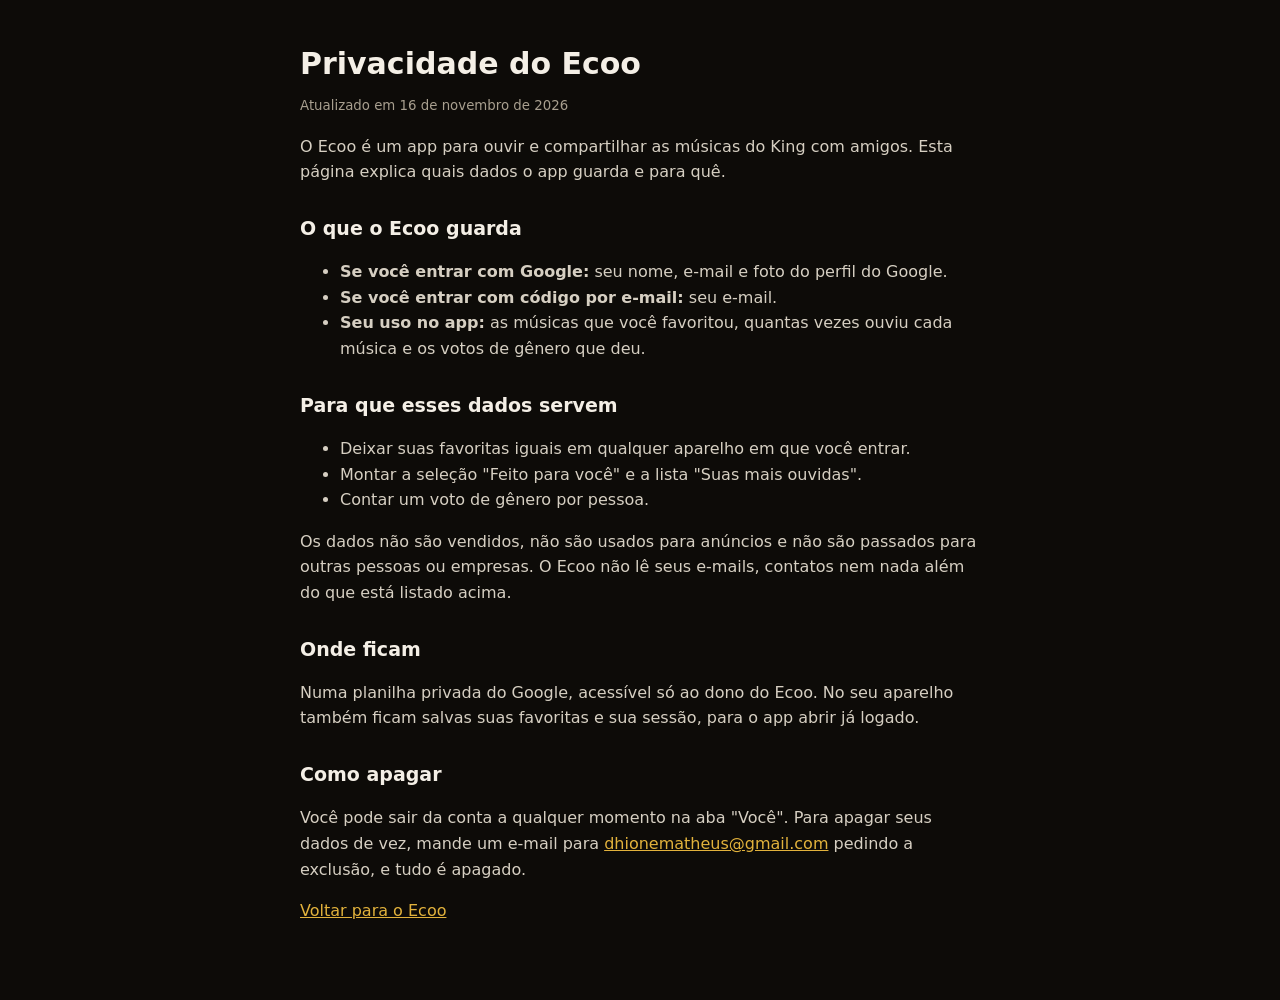
<file: privacidade.html>
<!doctype html>
<html lang="pt-BR">
<head>
<meta charset="utf-8">
<meta name="viewport" content="width=device-width, initial-scale=1">
<title>Privacidade do Ecoo</title>
<link rel="icon" href="icone.svg" type="image/svg+xml">
<style>
  :root { color-scheme: dark; }
  body { margin: 0; background: #0d0b08; color: #f4efe6; font-family: system-ui, sans-serif; line-height: 1.6; }
  main { max-width: 680px; margin: 0 auto; padding: 40px 16px 60px; }
  h1 { font-size: 30px; margin: 0 0 4px; }
  h2 { font-size: 19px; margin: 28px 0 6px; }
  p, li { color: #d6cfc2; }
  a { color: #e2b23c; }
  small { color: #a89f8f; }
</style>
</head>
<body>
<main>
  <h1>Privacidade do Ecoo</h1>
  <small>Atualizado em 16 de novembro de 2026</small>

  <p>O Ecoo é um app para ouvir e compartilhar as músicas do King com amigos. Esta página explica quais dados o app guarda e para quê.</p>

  <h2>O que o Ecoo guarda</h2>
  <ul>
    <li><strong>Se você entrar com Google:</strong> seu nome, e-mail e foto do perfil do Google.</li>
    <li><strong>Se você entrar com código por e-mail:</strong> seu e-mail.</li>
    <li><strong>Seu uso no app:</strong> as músicas que você favoritou, quantas vezes ouviu cada música e os votos de gênero que deu.</li>
  </ul>

  <h2>Para que esses dados servem</h2>
  <ul>
    <li>Deixar suas favoritas iguais em qualquer aparelho em que você entrar.</li>
    <li>Montar a seleção "Feito para você" e a lista "Suas mais ouvidas".</li>
    <li>Contar um voto de gênero por pessoa.</li>
  </ul>
  <p>Os dados não são vendidos, não são usados para anúncios e não são passados para outras pessoas ou empresas. O Ecoo não lê seus e-mails, contatos nem nada além do que está listado acima.</p>

  <h2>Onde ficam</h2>
  <p>Numa planilha privada do Google, acessível só ao dono do Ecoo. No seu aparelho também ficam salvas suas favoritas e sua sessão, para o app abrir já logado.</p>

  <h2>Como apagar</h2>
  <p>Você pode sair da conta a qualquer momento na aba "Você". Para apagar seus dados de vez, mande um e-mail para <a href="mailto:dhionematheus@gmail.com">dhionematheus@gmail.com</a> pedindo a exclusão, e tudo é apagado.</p>

  <p><a href="./">Voltar para o Ecoo</a></p>
</main>
</body>
</html>
</file>
<file: estilo.css>
:root {
  --fundo: #0d0b08;
  --painel: #16130e;
  --painel-2: #201b14;
  --linha: #2c261c;
  --texto: #f4efe6;
  --texto-2: #a89f8f;
  --ouro: #e2b23c;
  --ouro-forte: #f5c84c;
  --raio: 10px;
  --player-h: 88px;
  --abas-h: 0px;
  color-scheme: dark;
}
* { box-sizing: border-box; }
html, body { margin: 0; height: 100%; }
body {
  background: var(--fundo); color: var(--texto);
  font-family: 'Outfit', system-ui, sans-serif; font-size: 15px;
  -webkit-font-smoothing: antialiased; overflow: hidden;
}
a { color: inherit; text-decoration: none; }
button { font: inherit; color: inherit; background: none; border: 0; cursor: pointer; padding: 0; }
svg.lucide { width: 20px; height: 20px; stroke-width: 2; flex: none; }
:focus-visible { outline: 2px solid var(--ouro); outline-offset: 2px; border-radius: 6px; }

.app {
  height: 100dvh; display: grid;
  grid-template-columns: 240px 1fr; grid-template-rows: 1fr auto;
  grid-template-areas: "lateral conteudo" "player player";
}

/* Lateral */
.lateral { grid-area: lateral; background: #000; padding: 20px 12px; overflow-y: auto; border-right: 1px solid var(--linha); }
.marca { display: flex; align-items: flex-end; font-weight: 800; font-size: 30px; line-height: 1; letter-spacing: -.5px; padding: 4px 10px 22px; color: var(--texto); }
/* os dois "o" sao as conchas do fone; a base dos circulos senta na linha do texto */
.marca-oo { height: 1.02em; width: auto; margin-left: .04em; margin-bottom: -.02em; }
.menu { display: flex; flex-direction: column; gap: 2px; }
.menu a { display: flex; align-items: center; gap: 12px; padding: 9px 12px; border-radius: 8px; color: var(--texto-2); font-weight: 500; }
.menu a:hover { color: var(--texto); background: var(--painel); }
.menu a.ativo { color: var(--texto); background: var(--painel-2); }
.menu-titulo { margin: 24px 12px 8px; font-size: 12px; text-transform: uppercase; letter-spacing: 1.2px; color: var(--texto-2); }
.generos-menu a { padding: 7px 12px; font-size: 14px; }
.ponto { width: 10px; height: 10px; border-radius: 3px; flex: none; }

/* Conteudo */
.conteudo { grid-area: conteudo; overflow-y: auto; padding: 0 32px 40px; outline: none; }
.topo-pagina { padding: 32px 0 20px; }
.topo-pagina h1 { margin: 0; font-size: 34px; font-weight: 800; letter-spacing: -.5px; }
.topo-pagina p { margin: 6px 0 0; color: var(--texto-2); }
.secao { margin-top: 28px; }
.secao h2 { font-size: 21px; margin: 0 0 14px; font-weight: 700; }

.heroi {
  margin-top: 28px; border-radius: 16px; padding: 32px;
  background: radial-gradient(120% 140% at 0% 0%, #4a3510 0%, #1d160b 50%, #0d0b08 100%);
  border: 1px solid #3a2c12; display: flex; align-items: flex-end; justify-content: space-between; gap: 20px; flex-wrap: wrap;
}
.heroi small { color: var(--ouro); font-weight: 600; letter-spacing: 1.5px; text-transform: uppercase; font-size: 12px; }
.heroi h1 { margin: 8px 0 6px; font-size: clamp(30px, 5vw, 48px); font-weight: 800; letter-spacing: -1px; line-height: 1.05; }
.heroi p { margin: 0; color: var(--texto-2); max-width: 46ch; }

.btn { display: inline-flex; align-items: center; gap: 8px; height: 46px; padding: 0 22px; border-radius: 999px; font-weight: 700; }
.btn-ouro { background: var(--ouro); color: #1a1205; }
.btn-ouro:hover { background: var(--ouro-forte); transform: scale(1.03); }
.btn-borda { border: 1px solid var(--linha); color: var(--texto); }
.btn-borda:hover { border-color: var(--texto-2); }
.btn svg.lucide { width: 18px; height: 18px; }
.acoes { display: flex; gap: 10px; flex-wrap: wrap; }

.grade-generos { display: grid; grid-template-columns: repeat(auto-fill, minmax(180px, 1fr)); gap: 14px; }
.card-genero {
  position: relative; overflow: hidden; border-radius: var(--raio); aspect-ratio: 16/10;
  padding: 16px; display: flex; flex-direction: column; justify-content: space-between;
  background: var(--cor); transition: transform .15s ease;
}
.card-genero:hover { transform: translateY(-2px); }
.card-genero strong { font-size: 20px; font-weight: 800; position: relative; }
.card-genero small { position: relative; opacity: .85; font-size: 13px; }
.card-genero svg.lucide { position: absolute; right: -10px; bottom: -14px; width: 92px; height: 92px; opacity: .28; transform: rotate(-14deg); stroke-width: 1.6; }

.fileira { display: grid; grid-auto-flow: column; grid-auto-columns: 160px; gap: 16px; overflow-x: auto; padding-bottom: 8px; scrollbar-width: thin; }
.card-musica { padding: 10px; border-radius: var(--raio); background: var(--painel); text-align: left; transition: background .15s; }
.card-musica:hover { background: var(--painel-2); }
.card-musica .capa { width: 100%; aspect-ratio: 1; border-radius: 8px; margin-bottom: 10px; }
.card-musica strong { display: block; font-weight: 600; white-space: nowrap; overflow: hidden; text-overflow: ellipsis; }
.card-musica small { color: var(--texto-2); font-size: 13px; }

/* Capa gerada */
.capa {
  display: grid; place-items: center; overflow: hidden; position: relative; flex: none;
  background: var(--cor, #333) center/cover no-repeat; color: rgba(255,255,255,.9);
}
.capa.com-img { background-image: var(--img); }
.capa svg.lucide { width: 38%; height: 38%; stroke-width: 1.5; opacity: .9; }
.capa.com-img svg.lucide { display: none; }

/* Cabecalho de genero */
.cab-genero {
  margin: 0 -32px; padding: 48px 32px 26px; display: flex; gap: 24px; align-items: flex-end;
  background: linear-gradient(180deg, var(--cor) 0%, rgba(13,11,8,0) 100%);
}
.cab-genero .capa { width: 180px; height: 180px; border-radius: 12px; box-shadow: 0 16px 40px rgba(0,0,0,.45); }
.cab-genero small { font-size: 12px; font-weight: 600; text-transform: uppercase; letter-spacing: 1.2px; }
.cab-genero h1 { margin: 6px 0; font-size: clamp(36px, 6vw, 64px); font-weight: 800; letter-spacing: -1.5px; line-height: 1; }
.cab-genero p { margin: 0; color: rgba(244,239,230,.8); }
.barra-acoes { display: flex; align-items: center; gap: 14px; padding: 20px 0; }
.btn-play-redondo { width: 56px; height: 56px; border-radius: 50%; background: var(--ouro); color: #1a1205; display: grid; place-items: center; }
.btn-play-redondo:hover { background: var(--ouro-forte); transform: scale(1.05); }
.btn-play-redondo svg.lucide { width: 24px; height: 24px; fill: currentColor; }

/* Lista de faixas */
.faixas { display: flex; flex-direction: column; }
.faixa {
  display: grid; grid-template-columns: 36px 44px 1fr auto auto auto auto; align-items: center; gap: 14px;
  padding: 8px 12px; border-radius: 8px; text-align: left; width: 100%;
}
.faixa:hover { background: var(--painel); }
.faixa .num { color: var(--texto-2); text-align: center; font-variant-numeric: tabular-nums; }
.faixa .capa { width: 44px; height: 44px; border-radius: 6px; }
.faixa .nome { min-width: 0; }
.faixa .nome strong { display: block; font-weight: 600; white-space: nowrap; overflow: hidden; text-overflow: ellipsis; }
.faixa .nome small { color: var(--texto-2); font-size: 13px; }
.faixa .dur { color: var(--texto-2); font-variant-numeric: tabular-nums; font-size: 14px; }
.faixa.tocando strong, .faixa.tocando .num { color: var(--ouro); }
.faixa .fav-faixa { color: var(--texto-2); opacity: 0; }
.faixa:hover .fav-faixa, .faixa .fav-faixa.on { opacity: 1; }
.fav-faixa.on, .ico.on { color: var(--ouro); }
.fav-faixa.on svg.lucide, #bFav.on svg.lucide, #tcFav.on svg.lucide { fill: currentColor; }
.eq { display: inline-flex; gap: 2px; align-items: flex-end; height: 14px; }
.eq i { width: 3px; background: var(--ouro); border-radius: 1px; animation: eq 1s ease-in-out infinite; }
.eq i:nth-child(2) { animation-delay: -.3s; } .eq i:nth-child(3) { animation-delay: -.6s; }
.pausado .eq i { animation-play-state: paused; }
@keyframes eq { 0%,100% { height: 4px; } 50% { height: 14px; } }

/* Votacao de genero */
.btn-votar {
  display: inline-flex; align-items: center; gap: 6px; height: 30px; padding: 0 12px; border-radius: 999px;
  border: 1px dashed #5a5246; color: var(--texto-2); font-size: 13px; font-weight: 600; white-space: nowrap;
}
.btn-votar svg.lucide { width: 15px; height: 15px; }
.btn-votar:hover { border-color: var(--ouro); color: var(--ouro); }
.btn-votar.on { border-style: solid; border-color: var(--ouro); color: var(--ouro); }
.chamada-voto {
  margin-top: 16px; display: flex; align-items: center; gap: 14px; padding: 14px 18px; border-radius: 12px;
  background: var(--painel); border: 1px dashed #5a5246;
}
.chamada-voto:hover { border-color: var(--ouro); }
.chamada-voto > span:nth-child(2) { flex: 1; display: flex; flex-direction: column; gap: 2px; }
.chamada-voto small { color: var(--texto-2); }
.chamada-ico { width: 40px; height: 40px; border-radius: 10px; display: grid; place-items: center; background: #2c2618; color: var(--ouro); flex: none; }
.voto { position: fixed; inset: 0; z-index: 70; background: rgba(0,0,0,.6); display: grid; place-items: center; padding: 16px; }
.voto[hidden] { display: none; }
.voto-caixa {
  width: min(520px, 100%); max-height: calc(100dvh - 32px); overflow-y: auto; background: var(--painel);
  border: 1px solid var(--linha); border-radius: 16px; padding: 20px; animation: sobe .22s ease-out;
}
.voto-topo { display: flex; justify-content: space-between; align-items: flex-start; gap: 12px; }
.voto-topo h3 { margin: 4px 0 0; font-size: 20px; }
.voto p { color: var(--texto-2); margin: 6px 0 16px; font-size: 14px; }
.voto-opcoes { display: flex; flex-wrap: wrap; gap: 8px; margin-bottom: 14px; }
.chip {
  display: inline-flex; align-items: center; gap: 7px; height: 38px; padding: 0 14px; border-radius: 999px;
  background: var(--painel-2); border: 1px solid var(--linha); font-weight: 600; font-size: 14px;
}
.chip svg.lucide { width: 16px; height: 16px; }
.chip:hover { border-color: var(--texto-2); }
.chip.on { background: var(--cor); border-color: var(--ouro); }
.chip b { background: rgba(0,0,0,.35); border-radius: 999px; padding: 1px 8px; font-size: 12px; }
.tc-acoes { display: flex; gap: 4px; }
.dica h3 { margin: 12px 0 0; font-size: 20px; }
.dica p { line-height: 1.5; }
.dica-ico { width: 40px; height: 40px; border-radius: 10px; display: grid; place-items: center; background: #2c2618; color: var(--ouro); }
/* Conta */
.link { color: var(--ouro); font-weight: 600; text-decoration: underline; text-underline-offset: 3px; background: none; border: 0; cursor: pointer; font: inherit; padding: 0; }
.entrar-caixa { max-width: 420px; margin: 48px auto 24px; display: flex; flex-direction: column; align-items: stretch; gap: 14px; text-align: center; }
.entrar-logo { font-size: 44px; font-weight: 800; letter-spacing: -.5px; display: inline-flex; align-items: flex-end; justify-content: center; line-height: 1; }
.entrar-caixa h1 { margin: 6px 0 0; font-size: 28px; font-weight: 800; }
.entrar-caixa > p { margin: 0 0 6px; color: var(--texto-2); line-height: 1.5; }
.gbtn { display: flex; justify-content: center; min-height: 44px; }
.gbtn:empty { display: none; }
.ou { display: flex; align-items: center; gap: 12px; color: var(--texto-2); font-size: 13px; }
.ou::before, .ou::after { content: ''; flex: 1; height: 1px; background: var(--linha); }
.form-entrar { display: flex; flex-direction: column; gap: 10px; text-align: left; }
.form-entrar[hidden] { display: none; }
.form-entrar label { color: var(--texto-2); font-size: 14px; }
.form-entrar input {
  height: 50px; border-radius: 12px; border: 1px solid var(--linha); background: var(--painel);
  color: var(--texto); font: inherit; font-size: 16px; padding: 0 16px; outline: none;
}
.form-entrar input:focus { border-color: var(--ouro); }
#codigoEntrar { font-size: 24px; letter-spacing: 8px; text-align: center; font-variant-numeric: tabular-nums; }
.form-entrar .btn { justify-content: center; }
.form-entrar .link { align-self: center; font-size: 14px; }
.msg-entrar { min-height: 20px; margin: 0; color: var(--ouro); font-size: 14px; }
.msg-entrar.erro { color: #ff8a7a; }
.nota { color: var(--texto-2); font-size: 13px; }
.nota-conta { color: var(--texto-2); font-size: 14px; margin: 12px 0 0; }
.secao-cab { display: flex; align-items: flex-end; justify-content: space-between; gap: 12px; margin-bottom: 14px; }
.secao-cab h2 { margin: 0; }
.secao-cab small { color: var(--texto-2); }
.secao-cab .btn { height: 40px; padding: 0 18px; }
.perfil-topo { display: flex; align-items: center; gap: 20px; padding: 36px 0 8px; }
.perfil-topo small { color: var(--texto-2); font-size: 12px; text-transform: uppercase; letter-spacing: 1.2px; font-weight: 600; }
.perfil-topo h1 { margin: 4px 0; font-size: clamp(28px, 5vw, 40px); font-weight: 800; }
.perfil-topo p { margin: 0; color: var(--texto-2); word-break: break-all; }
.avatar { width: 36px; height: 36px; border-radius: 50%; object-fit: cover; display: grid; place-items: center; background: var(--ouro); color: #1a1205; font-weight: 800; flex: none; }
.avatar.grande { width: 96px; height: 96px; font-size: 40px; box-shadow: 0 12px 30px rgba(0,0,0,.4); }
.resumo-voce { display: grid; grid-template-columns: repeat(3, 1fr); gap: 10px; margin-top: 20px; }
.resumo-voce div { background: var(--painel); border: 1px solid var(--linha); border-radius: 12px; padding: 14px 16px; min-width: 0; }
.resumo-voce strong { display: block; font-size: 22px; white-space: nowrap; overflow: hidden; text-overflow: ellipsis; }
.resumo-voce span { color: var(--texto-2); font-size: 13px; }
@media (max-width: 820px) {
  .perfil-topo { padding-top: 24px; gap: 14px; }
  .avatar.grande { width: 72px; height: 72px; font-size: 30px; }
  .resumo-voce { grid-template-columns: 1fr 1fr; }
  .resumo-voce div:last-child { grid-column: 1 / -1; }
  .entrar-caixa { margin-top: 28px; }
  .abas a span { max-width: 72px; overflow: hidden; text-overflow: ellipsis; white-space: nowrap; }
}
/* Menu de cada musica, playlists, fila */
.mais-faixa { color: var(--texto-2); opacity: .55; }
.faixa:hover .mais-faixa, .mais-faixa:focus-visible { opacity: 1; }
.menu-musica .voto-caixa { width: min(420px, 100%); padding: 16px; }
.menu-cab { display: flex; align-items: center; gap: 12px; min-width: 0; }
.menu-cab .capa { width: 48px; height: 48px; border-radius: 6px; }
.menu-cab strong { display: block; white-space: nowrap; overflow: hidden; text-overflow: ellipsis; }
.menu-cab small { color: var(--texto-2); font-size: 13px; }
.menu-cab > span:last-child { min-width: 0; }
.menu-itens { display: flex; flex-direction: column; margin-top: 10px; border-top: 1px solid var(--linha); padding-top: 6px; }
.menu-item { display: flex; align-items: center; gap: 14px; padding: 12px 8px; border-radius: 8px; text-align: left; font-weight: 500; }
.menu-item:hover, .menu-item:focus-visible { background: var(--painel-2); }
.menu-item svg.lucide { color: var(--texto-2); }
.menu-item span { white-space: nowrap; overflow: hidden; text-overflow: ellipsis; }
.campo-texto {
  width: 100%; height: 50px; margin: 16px 0; border-radius: 12px; border: 1px solid var(--linha); background: var(--fundo);
  color: var(--texto); font: inherit; font-size: 16px; padding: 0 16px; outline: none;
}
.campo-texto:focus { border-color: var(--ouro); }
.campo-texto[hidden] { display: none; }
#campo .acoes { justify-content: flex-end; margin-top: 12px; }
#campoOk.perigo { background: #c4513f; color: #fff; }
.menu-titulo-acao { display: flex; align-items: center; justify-content: space-between; }
.menu-titulo-acao .ico { width: 28px; height: 28px; }
.listas-menu a span { white-space: nowrap; overflow: hidden; text-overflow: ellipsis; }
.listas-menu svg.lucide { width: 18px; height: 18px; }
.grade-listas { display: grid; grid-template-columns: repeat(auto-fill, minmax(160px, 1fr)); gap: 16px; }
.card-lista { display: flex; flex-direction: column; gap: 4px; padding: 10px; border-radius: var(--raio); background: var(--painel); text-align: left; transition: background .15s; }
.card-lista:hover { background: var(--painel-2); }
.card-lista .capa { width: 100%; aspect-ratio: 1; border-radius: 8px; margin-bottom: 6px; }
.card-lista strong { white-space: nowrap; overflow: hidden; text-overflow: ellipsis; }
.card-lista small { color: var(--texto-2); font-size: 13px; }
.card-lista.nova .capa { background: transparent; border: 2px dashed #5a5246; color: var(--ouro); }
.card-lista.nova:hover .capa { border-color: var(--ouro); }
@media (max-width: 820px) {
  .grade-listas { grid-template-columns: 1fr 1fr; gap: 10px; }
  .mais-faixa { opacity: 1; }
  .menu-musica { place-items: end center; padding: 0; }
}
.so-instalar { display: none; }
.pode-instalar .so-instalar { display: inline-flex; }

/* Busca */
.campo-busca { position: relative; max-width: 480px; }
.campo-busca svg.lucide { position: absolute; left: 14px; top: 50%; transform: translateY(-50%); color: var(--texto-2); }
.campo-busca input {
  width: 100%; height: 48px; border-radius: 999px; border: 1px solid var(--linha); background: var(--painel);
  color: var(--texto); font: inherit; padding: 0 18px 0 44px; outline: none;
}
.campo-busca input:focus { border-color: var(--ouro); }
.vazio { color: var(--texto-2); padding: 40px 0; text-align: center; }
.vazio svg.lucide { width: 40px; height: 40px; margin-bottom: 10px; opacity: .6; }

/* Player */
.player {
  grid-area: player; height: var(--player-h); background: #000; border-top: 1px solid var(--linha);
  display: grid; grid-template-columns: 1fr 2fr 1fr; align-items: center; gap: 16px; padding: 0 16px; position: relative;
}
.player[hidden] { display: none; }
.p-info { display: flex; align-items: center; gap: 12px; min-width: 0; text-align: left; }
.p-capa { width: 56px; height: 56px; border-radius: 6px; }
.p-textos { min-width: 0; display: flex; flex-direction: column; }
.p-textos strong { font-weight: 600; white-space: nowrap; overflow: hidden; text-overflow: ellipsis; }
.p-textos small { color: var(--texto-2); font-size: 13px; white-space: nowrap; overflow: hidden; text-overflow: ellipsis; }
.p-centro { display: flex; flex-direction: column; align-items: center; gap: 6px; }
.p-botoes { display: flex; align-items: center; gap: 18px; }
.ico { width: 36px; height: 36px; display: grid; place-items: center; border-radius: 50%; color: var(--texto-2); }
.ico:hover { color: var(--texto); }
.ico[hidden], .btn[hidden] { display: none; }
.ico.play { background: var(--texto); color: #000; width: 38px; height: 38px; }
.ico.play:hover { transform: scale(1.06); color: #000; }
.ico.play svg.lucide { fill: currentColor; }
.p-barra { display: flex; align-items: center; gap: 10px; width: 100%; max-width: 600px; font-size: 12px; color: var(--texto-2); font-variant-numeric: tabular-nums; }
.p-barra span { width: 38px; text-align: center; }
.p-direita { display: flex; align-items: center; justify-content: flex-end; gap: 8px; color: var(--texto-2); }
#volume { width: 110px; }
.p-play-mini, .p-mini-barra { display: none; }

input[type=range] {
  -webkit-appearance: none; appearance: none; flex: 1; height: 4px; border-radius: 4px; cursor: pointer;
  background: linear-gradient(to right, var(--texto) var(--p, 0%), #4a4338 var(--p, 0%));
}
input[type=range]:hover { background: linear-gradient(to right, var(--ouro) var(--p, 0%), #4a4338 var(--p, 0%)); }
input[type=range]::-webkit-slider-thumb { -webkit-appearance: none; width: 12px; height: 12px; border-radius: 50%; background: var(--texto); opacity: 0; }
input[type=range]:hover::-webkit-slider-thumb { opacity: 1; }
input[type=range]::-moz-range-thumb { width: 12px; height: 12px; border: 0; border-radius: 50%; background: var(--texto); }

/* Tela cheia (mobile) */
.tela-cheia {
  position: fixed; inset: 0; z-index: 50; padding: max(16px, env(safe-area-inset-top)) 24px max(24px, env(safe-area-inset-bottom));
  background: linear-gradient(180deg, var(--cor, #3a2c12) 0%, #0d0b08 75%);
  display: flex; flex-direction: column; gap: 18px; animation: sobe .28s cubic-bezier(.2,.8,.2,1);
}
.tela-cheia[hidden] { display: none; }
@keyframes sobe { from { transform: translateY(40px); opacity: 0; } to { transform: none; opacity: 1; } }
.tc-topo { display: flex; justify-content: space-between; align-items: center; font-size: 13px; font-weight: 600; text-transform: uppercase; letter-spacing: 1px; }
.tc-topo .ico { color: var(--texto); }
.tc-capa { width: min(100%, 52vh); aspect-ratio: 1; border-radius: 12px; margin: auto; box-shadow: 0 24px 60px rgba(0,0,0,.5); }
.tc-linha { display: flex; align-items: center; justify-content: space-between; gap: 12px; }
.tc-linha h2 { margin: 0; font-size: 24px; font-weight: 700; }
.tc-linha p { margin: 4px 0 0; color: var(--texto-2); }
#tcProgresso { flex: none; width: 100%; height: 4px; }
.tc-tempos { display: flex; justify-content: space-between; font-size: 12px; color: var(--texto-2); margin-top: -8px; font-variant-numeric: tabular-nums; }
.tc-botoes { display: flex; justify-content: space-between; align-items: center; }
.ico.grande svg.lucide { width: 30px; height: 30px; color: var(--texto); fill: var(--texto); }
.ico.enorme { width: 68px; height: 68px; }
.ico.enorme svg.lucide { width: 30px; height: 30px; }

.abas { display: none; }
.aviso {
  position: fixed; left: 50%; bottom: calc(var(--player-h) + var(--abas-h) + 16px); transform: translate(-50%, 20px);
  background: var(--texto); color: #000; padding: 10px 18px; border-radius: 8px; font-weight: 600;
  opacity: 0; pointer-events: none; transition: .2s; z-index: 60; max-width: calc(100% - 32px); text-align: center;
}
.aviso.on { opacity: 1; transform: translate(-50%, 0); }

/* Mobile */
@media (max-width: 820px) {
  :root { --player-h: 64px; --abas-h: 60px; }
  .app { grid-template-columns: 1fr; grid-template-rows: 1fr auto auto; grid-template-areas: "conteudo" "player" "abas"; }
  .lateral { display: none; }
  .conteudo { padding: 0 16px 24px; }
  .topo-pagina h1 { font-size: 28px; }
  .heroi { padding: 22px; margin-top: 16px; }
  .cab-genero { margin: 0 -16px; padding: 32px 16px 18px; flex-direction: column; align-items: flex-start; gap: 16px; }
  .cab-genero .capa { width: 140px; height: 140px; }
  .grade-generos { grid-template-columns: repeat(2, 1fr); gap: 10px; }
  .card-genero strong { font-size: 17px; }
  .fileira { grid-auto-columns: 140px; }
  .faixa { grid-template-columns: 44px 1fr auto auto auto; gap: 10px; padding: 8px 4px; }
  .btn-votar span { display: none; }
  .btn-votar { width: 34px; padding: 0; justify-content: center; }
  .voto { place-items: end center; padding: 0; }
  .voto-caixa { border-radius: 16px 16px 0 0; padding-bottom: max(20px, env(safe-area-inset-bottom)); }
  .faixa .num, .faixa .dur { display: none; }
  .faixa .fav-faixa { opacity: 1; }
  .faixa .fav-faixa:not(.on) { display: none; }

  .player { margin: 0 8px 6px; border-radius: 10px; border: 0; background: var(--cor-player, #2a2214); grid-template-columns: 1fr auto; padding: 0 8px; gap: 8px; }
  .p-capa { width: 46px; height: 46px; }
  .p-centro, .p-direita { display: none; }
  .p-play-mini { display: grid; color: var(--texto); }
  .p-play-mini svg.lucide { fill: currentColor; width: 24px; height: 24px; }
  .p-mini-barra { display: block; position: absolute; left: 10px; right: 10px; bottom: 0; height: 2px; background: rgba(255,255,255,.15); border-radius: 2px; overflow: hidden; }
  .p-mini-barra span { display: block; height: 100%; width: 0; background: var(--texto); }

  .abas {
    grid-area: abas; display: flex; justify-content: space-around; height: calc(var(--abas-h) + env(safe-area-inset-bottom));
    padding-bottom: env(safe-area-inset-bottom); background: linear-gradient(0deg, #000 60%, rgba(0,0,0,.9));
  }
  .abas a { flex: 1; display: flex; flex-direction: column; align-items: center; justify-content: center; gap: 3px; font-size: 11px; color: var(--texto-2); }
  .abas a.ativo { color: var(--texto); }
}
@media (prefers-reduced-motion: reduce) { *, *::before, *::after { animation: none !important; transition: none !important; } }

/* Letra sincronizada */
#bLetra.on, #tcLetra.on { color: var(--ouro); }
.letra-caixa { position: relative; overflow-y: auto; scrollbar-width: none; overscroll-behavior: contain; }
.letra-caixa::-webkit-scrollbar { display: none; }
.letra-linhas { padding: 30% 0 45%; }
.letra-linhas p {
  margin: 0; padding: 7px 0; font-size: 24px; line-height: 1.3; font-weight: 700; cursor: pointer;
  color: rgba(244, 239, 230, .38); transition: color .3s, transform .3s; transform-origin: left center;
}
.letra-linhas p.foi { color: rgba(244, 239, 230, .5); }
.letra-linhas p.agora { color: var(--texto); }
.letra-linhas p:hover { color: rgba(244, 239, 230, .85); }
.letra-linhas p.pausa { padding: 12px 0; }
.pontos { display: inline-flex; gap: 7px; }
.pontos i { width: 9px; height: 9px; border-radius: 50%; background: currentColor; }
p.agora .pontos i { animation: ponto 1.4s ease-in-out infinite; }
p.agora .pontos i:nth-child(2) { animation-delay: .2s; } p.agora .pontos i:nth-child(3) { animation-delay: .4s; }
@keyframes ponto { 0%, 100% { opacity: .35; transform: scale(.8); } 50% { opacity: 1; transform: scale(1.1); } }
.letra-aviso { display: block; color: var(--texto-2); font-size: 12px; padding: 0 0 24px; }
.letra-vazia { display: grid; place-items: center; gap: 8px; text-align: center; color: var(--texto-2); height: 100%; min-height: 160px; align-content: center; }
.letra-vazia svg.lucide { width: 34px; height: 34px; opacity: .6; }

/* tela cheia do celular: a letra entra no lugar da capa */
.tc-letra { display: none; }
.tela-cheia.com-letra .tc-capa { display: none; }
.tela-cheia.com-letra .tc-letra {
  display: block; flex: 1; min-height: 0; margin: 0 -24px; padding: 0 24px;
  -webkit-mask-image: linear-gradient(transparent, #000 12%, #000 82%, transparent);
  mask-image: linear-gradient(transparent, #000 12%, #000 82%, transparent);
}
.tela-cheia.com-letra .letra-linhas p { font-size: 22px; }

/* pagina da letra (computador) */
.letra-tela {
  margin: 0 -32px -40px; height: calc(100% + 40px); min-height: 70vh; padding: 28px 48px 0;
  background: linear-gradient(180deg, color-mix(in srgb, var(--cor) 85%, #000) 0%, color-mix(in srgb, var(--cor) 40%, #0d0b08) 100%);
  display: flex; flex-direction: column;
}
.letra-cab { display: flex; flex-direction: column; gap: 2px; }
.letra-cab strong { font-size: 15px; } .letra-cab span { color: rgba(244,239,230,.7); font-size: 13px; }
.letra-caixa.grande { flex: 1; min-height: 0; max-width: 900px; -webkit-mask-image: linear-gradient(transparent, #000 10%, #000 85%, transparent); mask-image: linear-gradient(transparent, #000 10%, #000 85%, transparent); }
.letra-caixa.grande .letra-linhas p { font-size: clamp(26px, 3.2vw, 38px); padding: 9px 0; }
.letra-caixa.grande .letra-linhas p.agora { transform: scale(1.02); }
@media (max-width: 820px) {
  .letra-tela { margin: 0 -16px -24px; height: calc(100% + 24px); padding: 20px 20px 0; }
}

/* Modo visual (tela cheia com animacao no ritmo) */
.modo-visual { position: fixed; inset: 0; z-index: 70; background: #000; overflow: hidden; color: #fff; --mv-pulso: 0; }
.modo-visual[hidden] { display: none; }
#mvTela, #mvMundo { position: absolute; inset: 0; width: 100%; height: 100%; display: block; }
#mvMundo[hidden] { display: none; }
.mv-topo, .mv-baixo { position: absolute; left: 0; right: 0; padding: max(14px, env(safe-area-inset-top)) 18px 14px; display: flex; align-items: center; gap: 12px; transition: opacity .5s, transform .5s; }
.mv-topo { top: 0; background: linear-gradient(rgba(0,0,0,.45), transparent); }
.mv-topo .ico { color: #fff; }
.mv-nome { flex: 1; min-width: 0; display: flex; flex-direction: column; }
.mv-nome strong { font-size: 15px; white-space: nowrap; overflow: hidden; text-overflow: ellipsis; }
.mv-nome span { font-size: 12px; opacity: .75; }
.mv-cena { background: rgba(0,0,0,.25); color: #fff; font-family: inherit; cursor: pointer; font-size: 11px; font-weight: 700; letter-spacing: 1.5px; text-transform: uppercase; border: 1px solid rgba(255,255,255,.35); border-radius: 999px; padding: 4px 10px; opacity: .85; }
.mv-baixo { bottom: 0; flex-direction: column; padding: 14px 18px max(18px, env(safe-area-inset-bottom)); background: linear-gradient(transparent, rgba(0,0,0,.5)); }
.mv-baixo input { width: 100%; max-width: 720px; flex: none; }
.mv-botoes { display: flex; align-items: center; gap: 22px; }
.mv-botoes .ico { color: #fff; }
.mv-botoes .ico.play { color: #000; width: 52px; height: 52px; }
.modo-visual.quieto .mv-topo { opacity: 0; transform: translateY(-12px); pointer-events: none; }
.modo-visual.quieto .mv-baixo { opacity: 0; transform: translateY(12px); pointer-events: none; }
.modo-visual.quieto { cursor: none; }
.mv-letra { position: absolute; left: 0; right: 0; bottom: 18%; padding: 0 24px; text-align: center; pointer-events: none; transition: bottom .5s; }
.modo-visual.quieto .mv-letra { bottom: 12%; }
.modo-visual.jornada.quieto .mv-letra { bottom: 7%; }
.mv-letra.sem { display: none; }
.mv-atual { margin: 0 auto; max-width: 900px; font-size: clamp(26px, 5.2vw, 56px); font-weight: 800; line-height: 1.15; text-shadow: 0 2px 18px rgba(0,0,0,.6);
  transform: scale(calc(1 + var(--mv-pulso) * .035)); }
.mv-atual span { color: rgba(255,255,255,.42); transition: color .18s; }
.mv-atual span.dita { color: #fff; text-shadow: 0 0 22px rgba(255,255,255,.45), 0 2px 18px rgba(0,0,0,.6); }
.mv-atual.entra { animation: mvEntra .45s cubic-bezier(.2,.9,.3,1.3); }
@keyframes mvEntra { from { opacity: 0; transform: translateY(18px) scale(.94); } to { opacity: 1; } }
.mv-prox { margin: 12px auto 0; max-width: 760px; font-size: clamp(15px, 2.4vw, 22px); font-weight: 600; opacity: .5; text-shadow: 0 2px 12px rgba(0,0,0,.6); }
body.em-visual .tela-cheia { visibility: hidden; }

/* Modo TV (controle remoto): foco grande e bem visível de longe */
.tv body { cursor: none; }
.tv :focus { outline: none; }
.tv :focus-visible, .tv a:focus, .tv button:focus, .tv [tabindex]:focus, .tv input:focus, .tv select:focus {
  outline: 3px solid var(--ouro); outline-offset: 3px; border-radius: 10px;
  box-shadow: 0 0 0 7px rgba(226, 178, 60, .22);
}
.tv .card-musica:focus, .tv .card-genero:focus, .tv .card-lista:focus { transform: scale(1.06); transition: transform .15s; z-index: 1; position: relative; }
.tv .faixa:focus { background: var(--painel-2); }
.tv .conteudo { scroll-behavior: smooth; }
.tv .p-mini-barra, .tv .p-play-mini { display: none; }
.tv .mv-botoes .ico:focus { transform: scale(1.12); }
</file>
